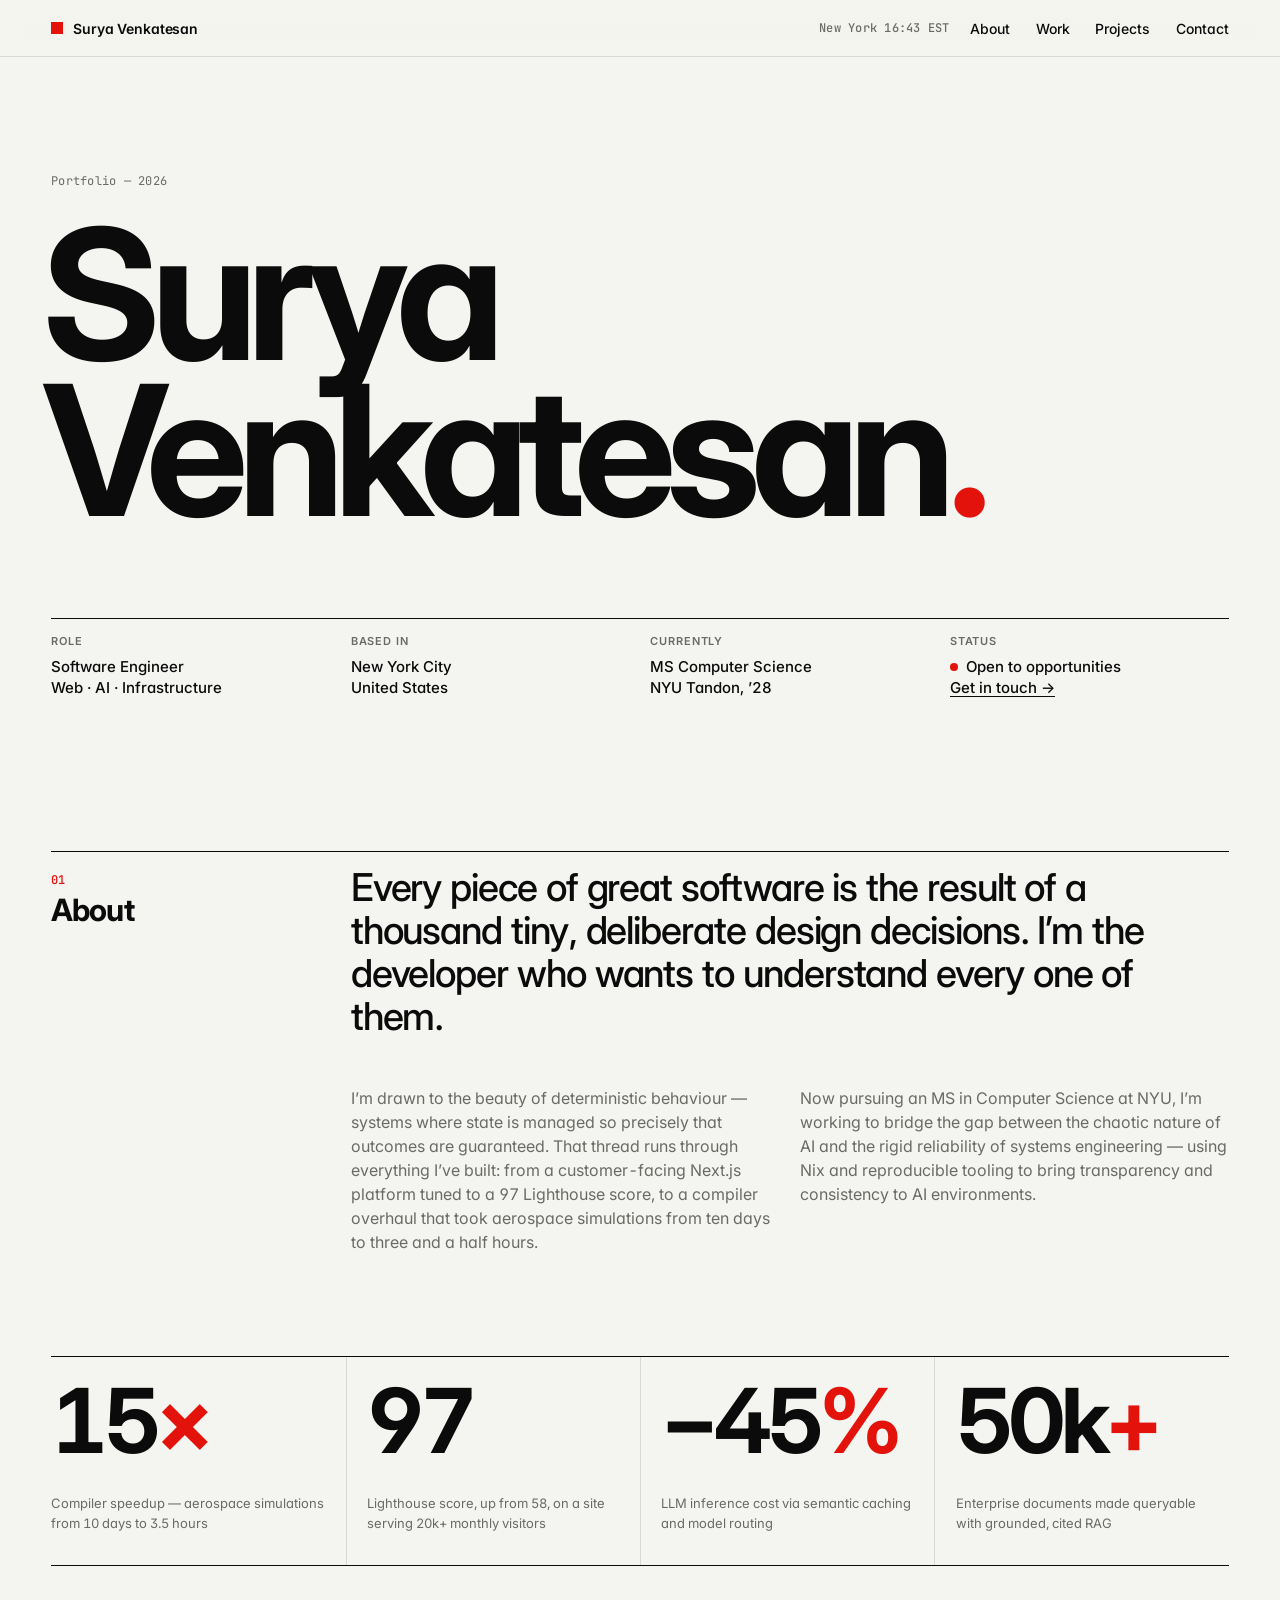
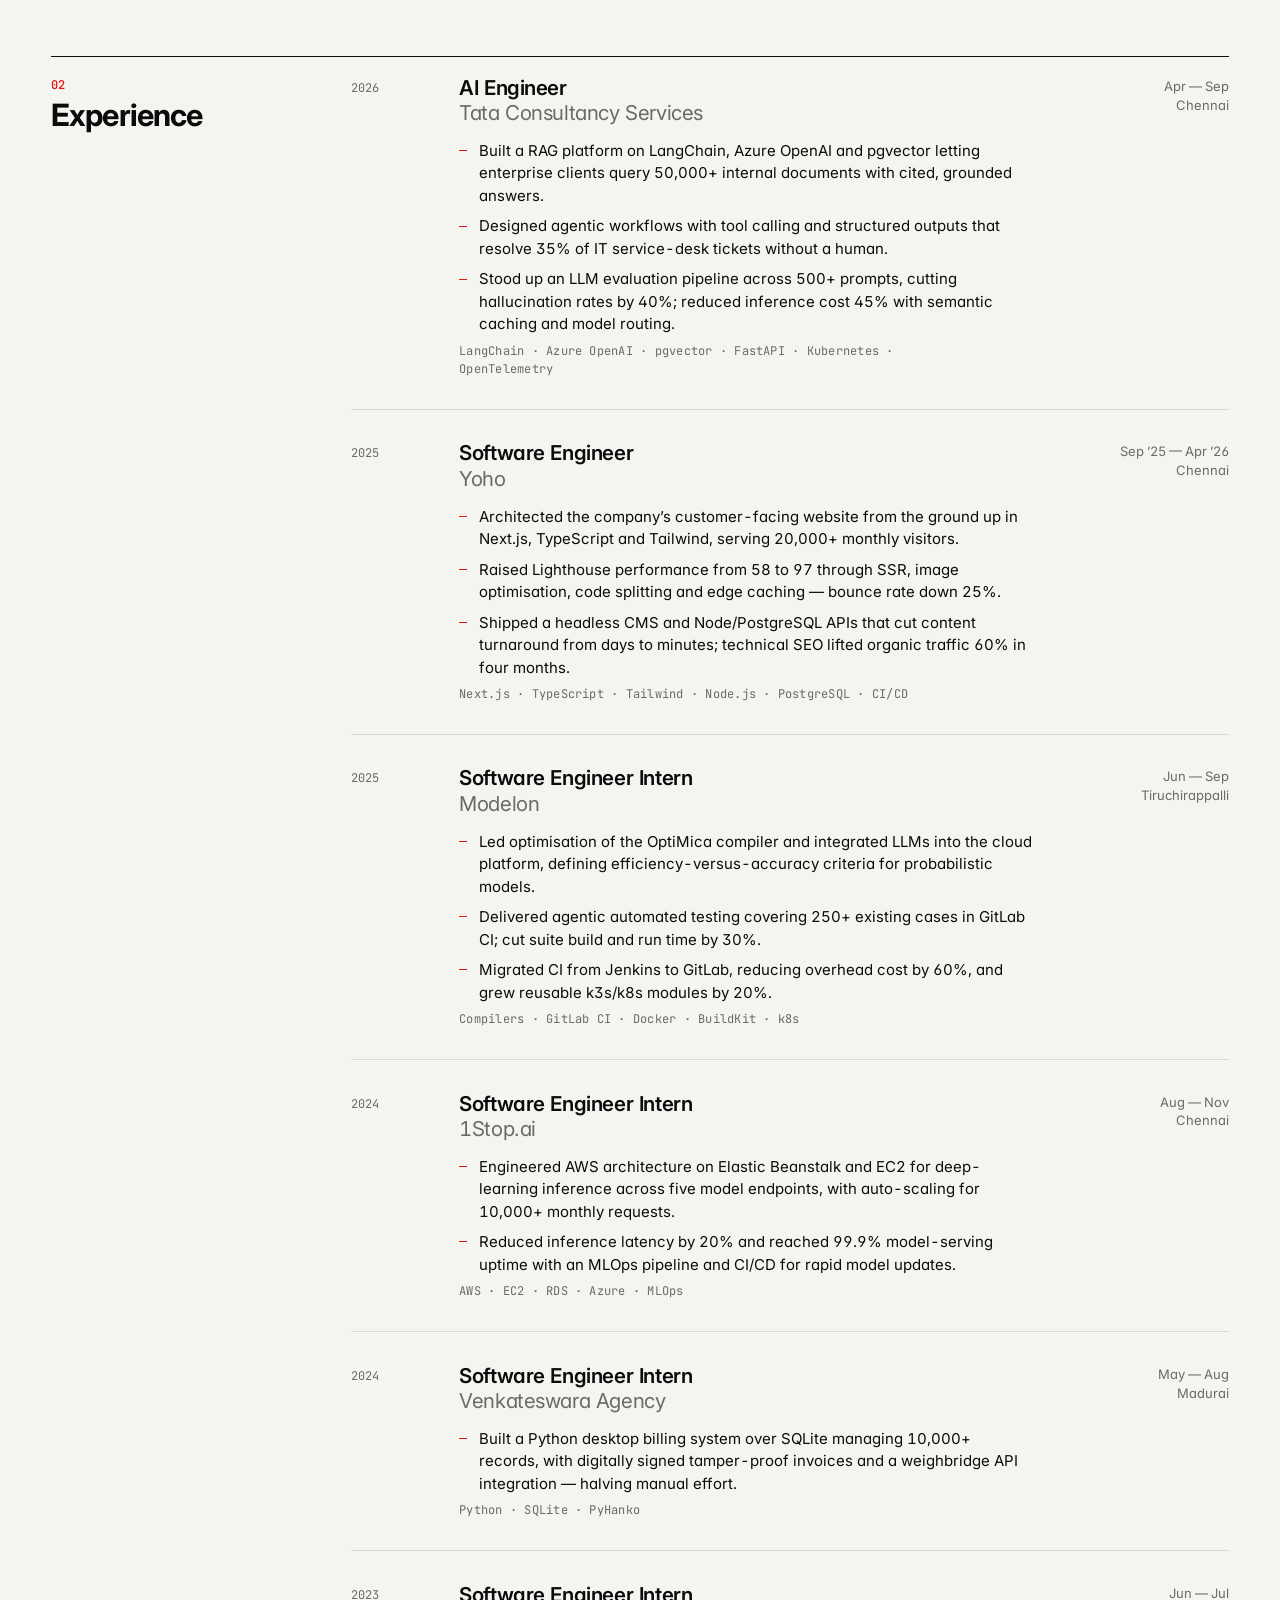
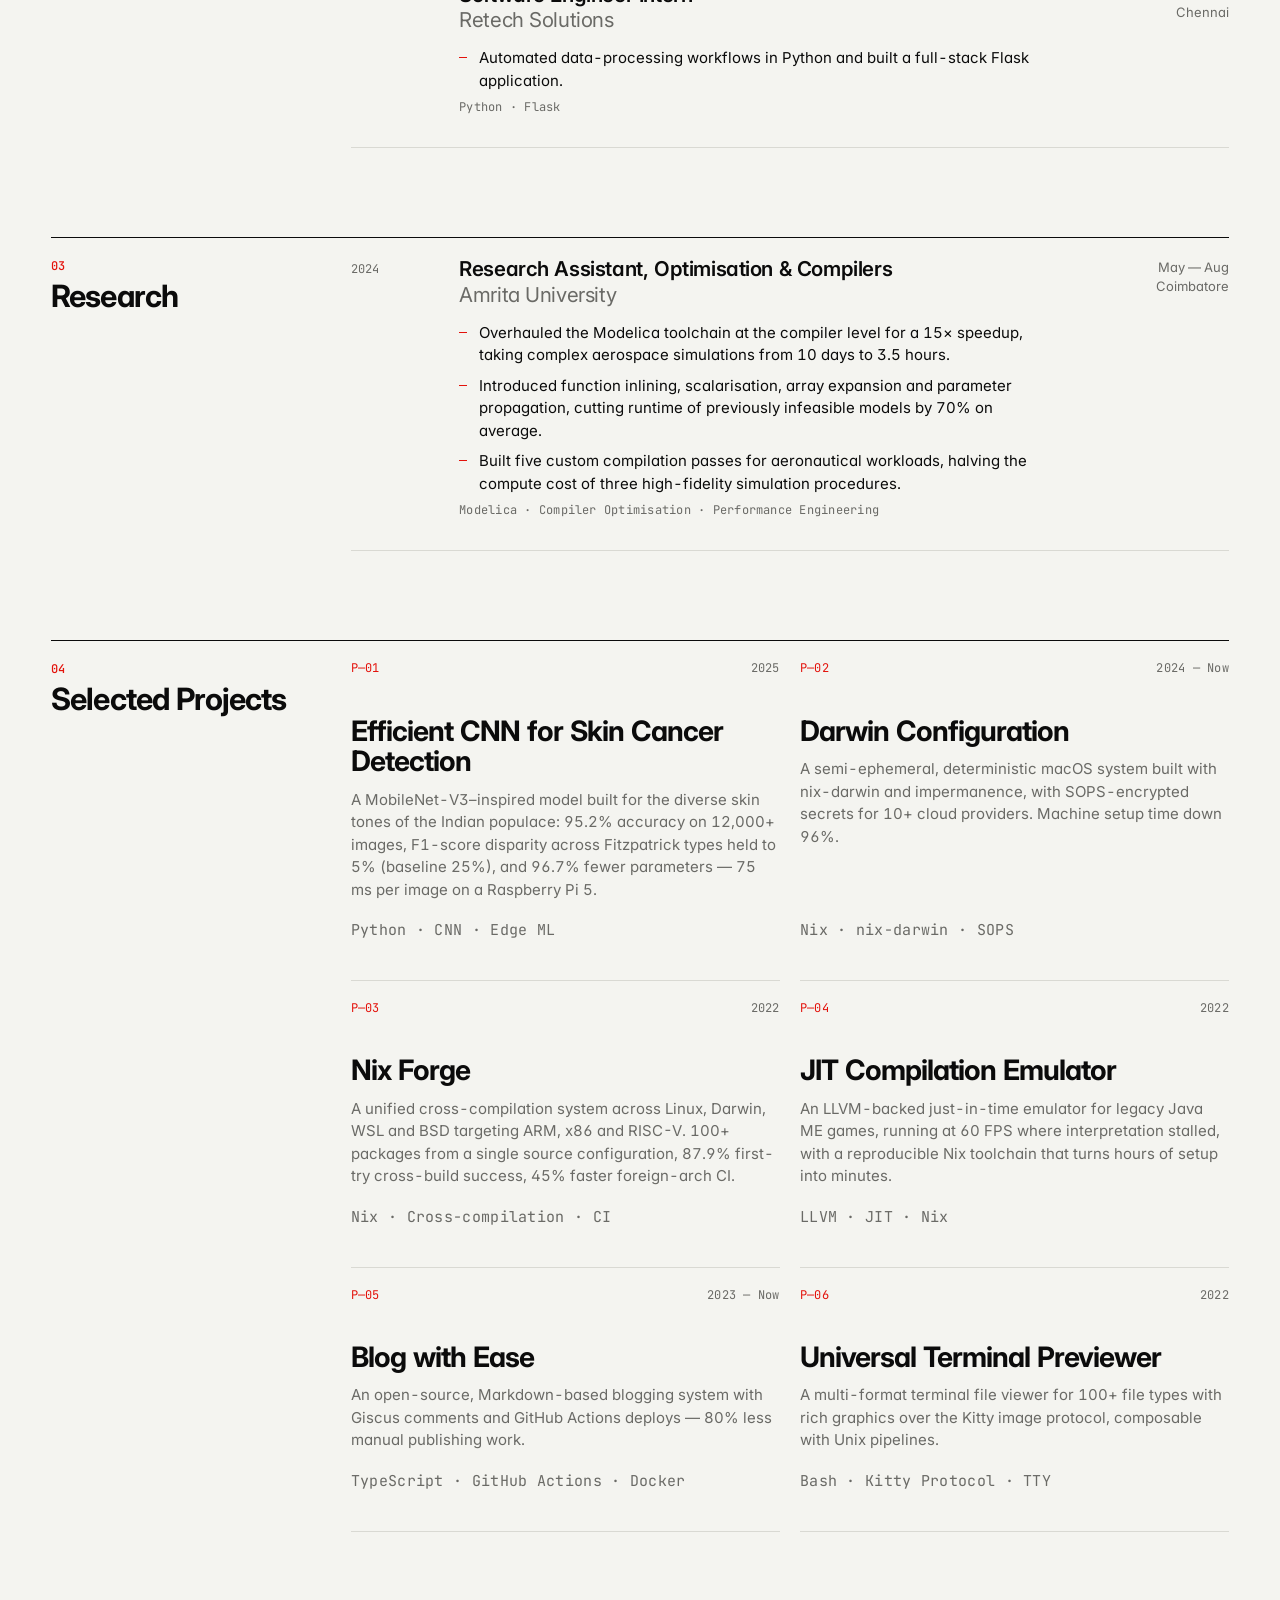
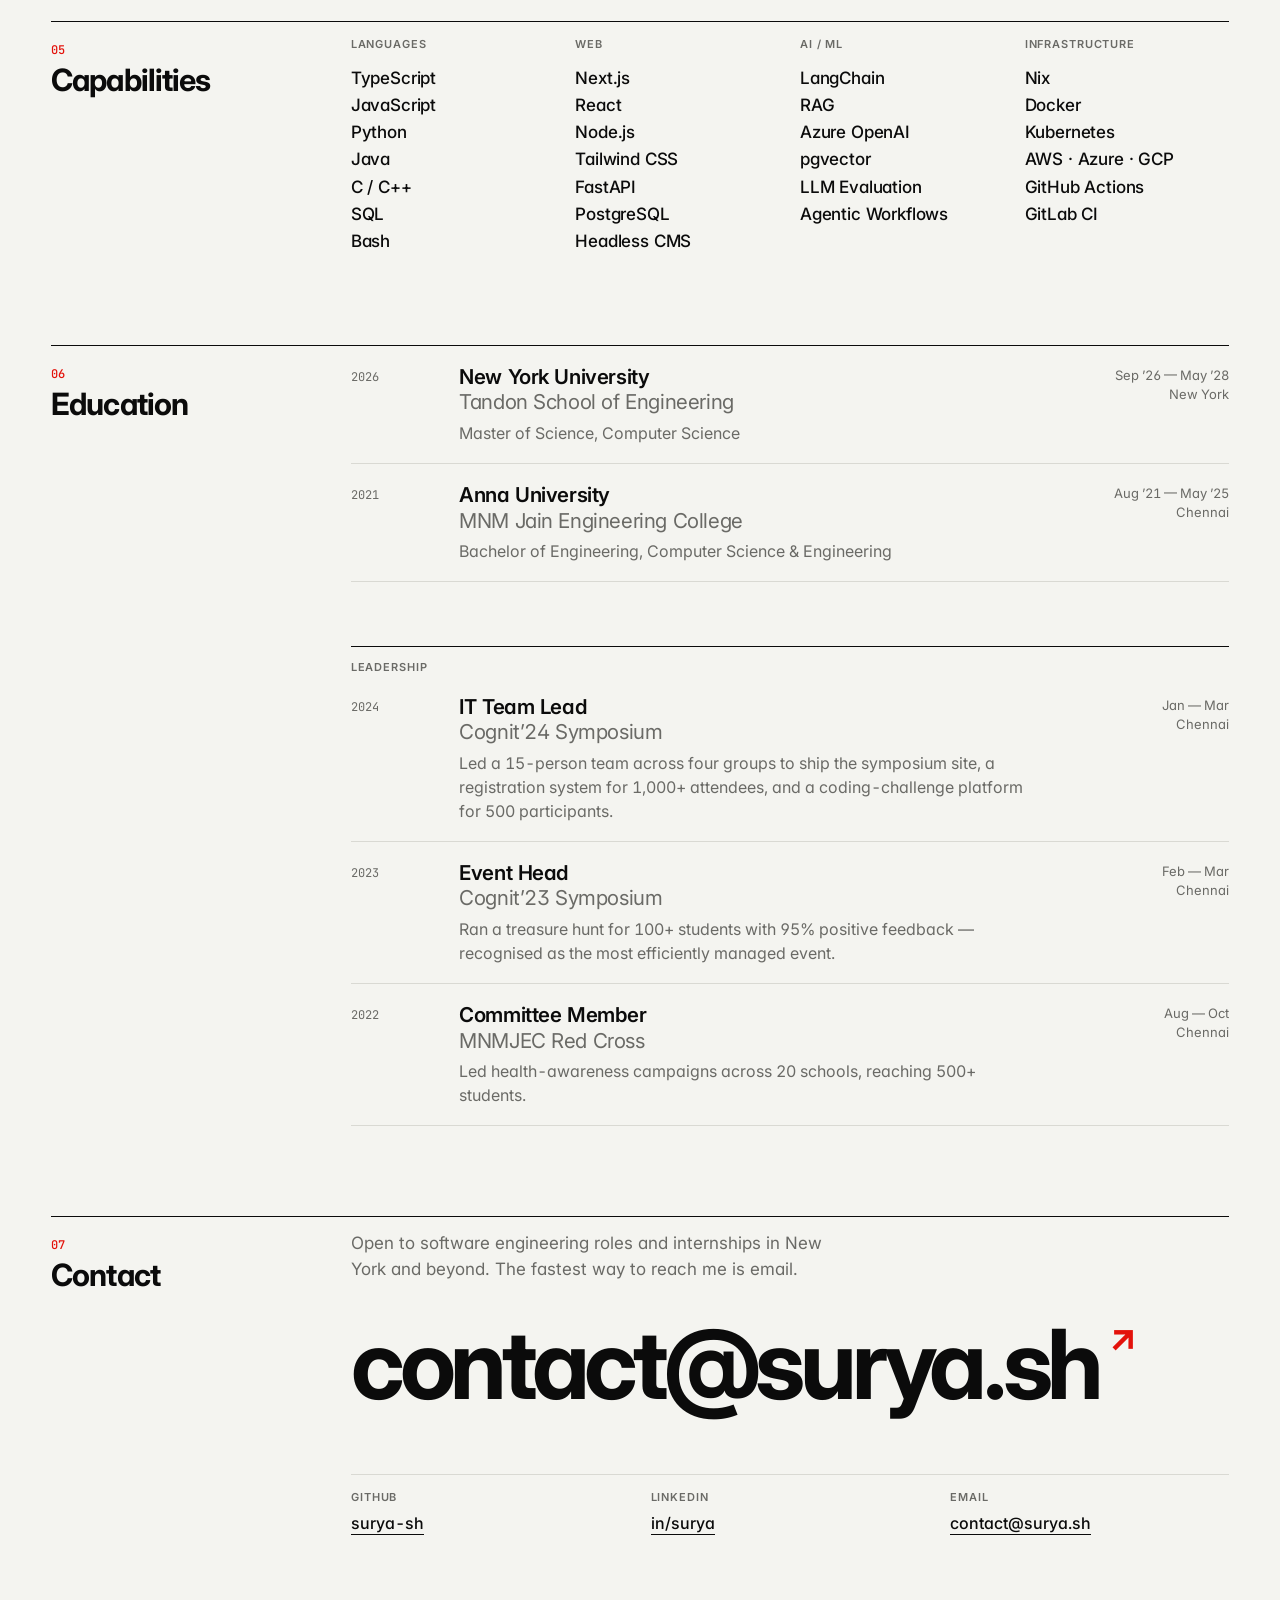
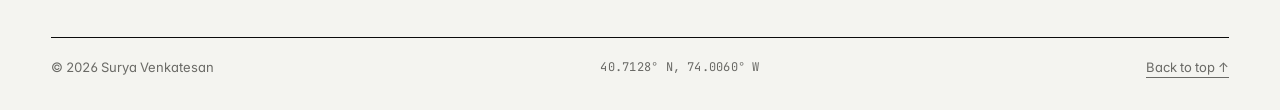
<file: index.html>
<!doctype html>
<html lang="en">
<head>
  <meta charset="utf-8">
  <meta name="viewport" content="width=device-width, initial-scale=1">
  <title>Surya Venkatesan — Software Engineer, New York</title>
  <meta name="description" content="Surya Venkatesan is a software engineer in New York City building web platforms, AI systems, and deterministic infrastructure. MS Computer Science at NYU Tandon.">
  <meta name="author" content="Surya Venkatesan">
  <link rel="canonical" href="https://surya.sh/">
  <meta name="theme-color" content="#f4f4f0" media="(prefers-color-scheme: light)">
  <meta name="theme-color" content="#0c0c0c" media="(prefers-color-scheme: dark)">
  <meta name="color-scheme" content="light dark">

  <meta property="og:type" content="profile">
  <meta property="og:url" content="https://surya.sh/">
  <meta property="og:title" content="Surya Venkatesan — Software Engineer, New York">
  <meta property="og:description" content="Web platforms, AI systems, and deterministic infrastructure. MS CS at NYU Tandon.">
  <meta name="twitter:card" content="summary">

  <link rel="icon" href="favicon.svg" type="image/svg+xml">
  <link rel="preconnect" href="https://fonts.googleapis.com">
  <link rel="preconnect" href="https://fonts.gstatic.com" crossorigin>
  <link href="https://fonts.googleapis.com/css2?family=Inter:wght@400;500;600;700&family=JetBrains+Mono:wght@400;500&display=swap" rel="stylesheet">
  <link rel="stylesheet" href="styles.css">

  <script type="application/ld+json">
  {
    "@context": "https://schema.org",
    "@type": "Person",
    "name": "Surya Venkatesan",
    "url": "https://surya.sh",
    "email": "mailto:contact@surya.sh",
    "jobTitle": "Software Engineer",
    "address": { "@type": "PostalAddress", "addressLocality": "New York", "addressRegion": "NY", "addressCountry": "US" },
    "alumniOf": [
      { "@type": "CollegeOrUniversity", "name": "New York University Tandon School of Engineering" },
      { "@type": "CollegeOrUniversity", "name": "Anna University" }
    ],
    "sameAs": ["https://github.com/surya-sh", "https://www.linkedin.com/in/sur%D1%83a/"]
  }
  </script>
</head>
<body>
  <a class="skip" href="#main">Skip to content</a>

  <header class="bar">
    <div class="wrap bar__inner">
      <a class="bar__mark" href="#top" aria-label="Surya Venkatesan, back to top">
        <span class="square" aria-hidden="true"></span>Surya Venkatesan
      </a>
      <span class="bar__clock mono" aria-live="off">New York <time id="clock">—</time></span>
      <nav class="bar__nav" aria-label="Primary">
        <a href="#about">About</a>
        <a href="#experience">Work</a>
        <a href="#projects">Projects</a>
        <a href="#contact">Contact</a>
      </nav>
    </div>
  </header>

  <main id="main">
    <!-- Hero -->
    <section class="hero wrap" id="top">
      <p class="hero__kicker mono">Portfolio — 2026</p>
      <h1 class="hero__name">Surya<br>Venkatesan<span class="dot" aria-hidden="true">.</span></h1>

      <div class="grid hero__meta">
        <div class="cell">
          <span class="label">Role</span>
          <p>Software Engineer<br>Web · AI · Infrastructure</p>
        </div>
        <div class="cell">
          <span class="label">Based in</span>
          <p>New York City<br>United States</p>
        </div>
        <div class="cell">
          <span class="label">Currently</span>
          <p>MS Computer Science<br>NYU Tandon, ’28</p>
        </div>
        <div class="cell">
          <span class="label">Status</span>
          <p><span class="live" aria-hidden="true"></span>Open to opportunities<br><a href="#contact" class="u">Get in touch →</a></p>
        </div>
      </div>
    </section>

    <!-- 01 About -->
    <section class="sec wrap" id="about" aria-labelledby="about-h">
      <div class="grid">
        <header class="sec__head">
          <span class="sec__num mono">01</span>
          <h2 id="about-h">About</h2>
        </header>
        <div class="sec__body">
          <p class="lede">Every piece of great software is the result of a thousand tiny, deliberate design decisions. I’m the developer who wants to understand every one of them.</p>
          <div class="cols-2 prose">
            <p>I’m drawn to the beauty of deterministic behaviour — systems where state is managed so precisely that outcomes are guaranteed. That thread runs through everything I’ve built: from a customer-facing Next.js platform tuned to a 97 Lighthouse score, to a compiler overhaul that took aerospace simulations from ten days to three and a half hours.</p>
            <p>Now pursuing an MS in Computer Science at NYU, I’m working to bridge the gap between the chaotic nature of AI and the rigid reliability of systems engineering — using Nix and reproducible tooling to bring transparency and consistency to AI environments.</p>
          </div>
        </div>
      </div>
    </section>

    <!-- Figures -->
    <section class="figures wrap" aria-label="Selected results">
      <div class="figures__grid">
        <figure>
          <span class="fig">15<em>×</em></span>
          <figcaption>Compiler speedup — aerospace simulations from 10 days to 3.5 hours</figcaption>
        </figure>
        <figure>
          <span class="fig">97</span>
          <figcaption>Lighthouse score, up from 58, on a site serving 20k+ monthly visitors</figcaption>
        </figure>
        <figure>
          <span class="fig">−45<em>%</em></span>
          <figcaption>LLM inference cost via semantic caching and model routing</figcaption>
        </figure>
        <figure>
          <span class="fig">50k<em>+</em></span>
          <figcaption>Enterprise documents made queryable with grounded, cited RAG</figcaption>
        </figure>
      </div>
    </section>

    <!-- 02 Experience -->
    <section class="sec wrap" id="experience" aria-labelledby="exp-h">
      <div class="grid">
        <header class="sec__head">
          <span class="sec__num mono">02</span>
          <h2 id="exp-h">Experience</h2>
        </header>
        <div class="sec__body">
          <ol class="list">
            <li class="row">
              <span class="row__date mono">2026</span>
              <div class="row__main">
                <h3>AI Engineer <span class="at">Tata Consultancy Services</span></h3>
                <ul class="points">
                  <li>Built a RAG platform on LangChain, Azure OpenAI and pgvector letting enterprise clients query 50,000+ internal documents with cited, grounded answers.</li>
                  <li>Designed agentic workflows with tool calling and structured outputs that resolve 35% of IT service-desk tickets without a human.</li>
                  <li>Stood up an LLM evaluation pipeline across 500+ prompts, cutting hallucination rates by 40%; reduced inference cost 45% with semantic caching and model routing.</li>
                </ul>
                <p class="tags mono">LangChain · Azure OpenAI · pgvector · FastAPI · Kubernetes · OpenTelemetry</p>
              </div>
              <span class="row__meta">Apr — Sep<br>Chennai</span>
            </li>

            <li class="row">
              <span class="row__date mono">2025</span>
              <div class="row__main">
                <h3>Software Engineer <span class="at">Yoho</span></h3>
                <ul class="points">
                  <li>Architected the company’s customer-facing website from the ground up in Next.js, TypeScript and Tailwind, serving 20,000+ monthly visitors.</li>
                  <li>Raised Lighthouse performance from 58 to 97 through SSR, image optimisation, code splitting and edge caching — bounce rate down 25%.</li>
                  <li>Shipped a headless CMS and Node/PostgreSQL APIs that cut content turnaround from days to minutes; technical SEO lifted organic traffic 60% in four months.</li>
                </ul>
                <p class="tags mono">Next.js · TypeScript · Tailwind · Node.js · PostgreSQL · CI/CD</p>
              </div>
              <span class="row__meta">Sep ’25 — Apr ’26<br>Chennai</span>
            </li>

            <li class="row">
              <span class="row__date mono">2025</span>
              <div class="row__main">
                <h3>Software Engineer Intern <span class="at">Modelon</span></h3>
                <ul class="points">
                  <li>Led optimisation of the OptiMica compiler and integrated LLMs into the cloud platform, defining efficiency-versus-accuracy criteria for probabilistic models.</li>
                  <li>Delivered agentic automated testing covering 250+ existing cases in GitLab CI; cut suite build and run time by 30%.</li>
                  <li>Migrated CI from Jenkins to GitLab, reducing overhead cost by 60%, and grew reusable k3s/k8s modules by 20%.</li>
                </ul>
                <p class="tags mono">Compilers · GitLab CI · Docker · BuildKit · k8s</p>
              </div>
              <span class="row__meta">Jun — Sep<br>Tiruchirappalli</span>
            </li>

            <li class="row">
              <span class="row__date mono">2024</span>
              <div class="row__main">
                <h3>Software Engineer Intern <span class="at">1Stop.ai</span></h3>
                <ul class="points">
                  <li>Engineered AWS architecture on Elastic Beanstalk and EC2 for deep-learning inference across five model endpoints, with auto-scaling for 10,000+ monthly requests.</li>
                  <li>Reduced inference latency by 20% and reached 99.9% model-serving uptime with an MLOps pipeline and CI/CD for rapid model updates.</li>
                </ul>
                <p class="tags mono">AWS · EC2 · RDS · Azure · MLOps</p>
              </div>
              <span class="row__meta">Aug — Nov<br>Chennai</span>
            </li>

            <li class="row">
              <span class="row__date mono">2024</span>
              <div class="row__main">
                <h3>Software Engineer Intern <span class="at">Venkateswara Agency</span></h3>
                <ul class="points">
                  <li>Built a Python desktop billing system over SQLite managing 10,000+ records, with digitally signed tamper-proof invoices and a weighbridge API integration — halving manual effort.</li>
                </ul>
                <p class="tags mono">Python · SQLite · PyHanko</p>
              </div>
              <span class="row__meta">May — Aug<br>Madurai</span>
            </li>

            <li class="row">
              <span class="row__date mono">2023</span>
              <div class="row__main">
                <h3>Software Engineer Intern <span class="at">Retech Solutions</span></h3>
                <ul class="points">
                  <li>Automated data-processing workflows in Python and built a full-stack Flask application.</li>
                </ul>
                <p class="tags mono">Python · Flask</p>
              </div>
              <span class="row__meta">Jun — Jul<br>Chennai</span>
            </li>
          </ol>
        </div>
      </div>
    </section>

    <!-- 03 Research -->
    <section class="sec wrap" id="research" aria-labelledby="res-h">
      <div class="grid">
        <header class="sec__head">
          <span class="sec__num mono">03</span>
          <h2 id="res-h">Research</h2>
        </header>
        <div class="sec__body">
          <ol class="list">
            <li class="row">
              <span class="row__date mono">2024</span>
              <div class="row__main">
                <h3>Research Assistant, Optimisation &amp; Compilers <span class="at">Amrita University</span></h3>
                <ul class="points">
                  <li>Overhauled the Modelica toolchain at the compiler level for a 15× speedup, taking complex aerospace simulations from 10 days to 3.5 hours.</li>
                  <li>Introduced function inlining, scalarisation, array expansion and parameter propagation, cutting runtime of previously infeasible models by 70% on average.</li>
                  <li>Built five custom compilation passes for aeronautical workloads, halving the compute cost of three high-fidelity simulation procedures.</li>
                </ul>
                <p class="tags mono">Modelica · Compiler Optimisation · Performance Engineering</p>
              </div>
              <span class="row__meta">May — Aug<br>Coimbatore</span>
            </li>
          </ol>
        </div>
      </div>
    </section>

    <!-- 04 Projects -->
    <section class="sec wrap" id="projects" aria-labelledby="proj-h">
      <div class="grid">
        <header class="sec__head">
          <span class="sec__num mono">04</span>
          <h2 id="proj-h">Selected Projects</h2>
        </header>
        <div class="sec__body">
          <div class="cards">
            <article class="card">
              <div class="card__top mono"><span>P—01</span><span>2025</span></div>
              <h3>Efficient CNN for Skin Cancer Detection</h3>
              <p>A MobileNet-V3–inspired model built for the diverse skin tones of the Indian populace: 95.2% accuracy on 12,000+ images, F1-score disparity across Fitzpatrick types held to 5% (baseline 25%), and 96.7% fewer parameters — 75 ms per image on a Raspberry Pi 5.</p>
              <p class="tags mono">Python · CNN · Edge ML</p>
            </article>

            <article class="card">
              <div class="card__top mono"><span>P—02</span><span>2024 — Now</span></div>
              <h3>Darwin Configuration</h3>
              <p>A semi-ephemeral, deterministic macOS system built with nix-darwin and impermanence, with SOPS-encrypted secrets for 10+ cloud providers. Machine setup time down 96%.</p>
              <p class="tags mono">Nix · nix-darwin · SOPS</p>
            </article>

            <article class="card">
              <div class="card__top mono"><span>P—03</span><span>2022</span></div>
              <h3>Nix Forge</h3>
              <p>A unified cross-compilation system across Linux, Darwin, WSL and BSD targeting ARM, x86 and RISC-V. 100+ packages from a single source configuration, 87.9% first-try cross-build success, 45% faster foreign-arch CI.</p>
              <p class="tags mono">Nix · Cross-compilation · CI</p>
            </article>

            <article class="card">
              <div class="card__top mono"><span>P—04</span><span>2022</span></div>
              <h3>JIT Compilation Emulator</h3>
              <p>An LLVM-backed just-in-time emulator for legacy Java ME games, running at 60 FPS where interpretation stalled, with a reproducible Nix toolchain that turns hours of setup into minutes.</p>
              <p class="tags mono">LLVM · JIT · Nix</p>
            </article>

            <article class="card">
              <div class="card__top mono"><span>P—05</span><span>2023 — Now</span></div>
              <h3>Blog with Ease</h3>
              <p>An open-source, Markdown-based blogging system with Giscus comments and GitHub Actions deploys — 80% less manual publishing work.</p>
              <p class="tags mono">TypeScript · GitHub Actions · Docker</p>
            </article>

            <article class="card">
              <div class="card__top mono"><span>P—06</span><span>2022</span></div>
              <h3>Universal Terminal Previewer</h3>
              <p>A multi-format terminal file viewer for 100+ file types with rich graphics over the Kitty image protocol, composable with Unix pipelines.</p>
              <p class="tags mono">Bash · Kitty Protocol · TTY</p>
            </article>
          </div>
        </div>
      </div>
    </section>

    <!-- 05 Capabilities -->
    <section class="sec wrap" id="skills" aria-labelledby="skills-h">
      <div class="grid">
        <header class="sec__head">
          <span class="sec__num mono">05</span>
          <h2 id="skills-h">Capabilities</h2>
        </header>
        <div class="sec__body">
          <dl class="skills">
            <div>
              <dt class="label">Languages</dt>
              <dd>TypeScript<br>JavaScript<br>Python<br>Java<br>C / C++<br>SQL<br>Bash</dd>
            </div>
            <div>
              <dt class="label">Web</dt>
              <dd>Next.js<br>React<br>Node.js<br>Tailwind CSS<br>FastAPI<br>PostgreSQL<br>Headless CMS</dd>
            </div>
            <div>
              <dt class="label">AI / ML</dt>
              <dd>LangChain<br>RAG<br>Azure OpenAI<br>pgvector<br>LLM Evaluation<br>Agentic Workflows</dd>
            </div>
            <div>
              <dt class="label">Infrastructure</dt>
              <dd>Nix<br>Docker<br>Kubernetes<br>AWS · Azure · GCP<br>GitHub Actions<br>GitLab CI</dd>
            </div>
          </dl>
        </div>
      </div>
    </section>

    <!-- 06 Education & Leadership -->
    <section class="sec wrap" id="education" aria-labelledby="edu-h">
      <div class="grid">
        <header class="sec__head">
          <span class="sec__num mono">06</span>
          <h2 id="edu-h">Education</h2>
        </header>
        <div class="sec__body">
          <ol class="list list--compact">
            <li class="row">
              <span class="row__date mono">2026</span>
              <div class="row__main">
                <h3>New York University <span class="at">Tandon School of Engineering</span></h3>
                <p>Master of Science, Computer Science</p>
              </div>
              <span class="row__meta">Sep ’26 — May ’28<br>New York</span>
            </li>
            <li class="row">
              <span class="row__date mono">2021</span>
              <div class="row__main">
                <h3>Anna University <span class="at">MNM Jain Engineering College</span></h3>
                <p>Bachelor of Engineering, Computer Science &amp; Engineering</p>
              </div>
              <span class="row__meta">Aug ’21 — May ’25<br>Chennai</span>
            </li>
          </ol>

          <h3 class="sub label">Leadership</h3>
          <ol class="list list--compact">
            <li class="row">
              <span class="row__date mono">2024</span>
              <div class="row__main">
                <h3>IT Team Lead <span class="at">Cognit’24 Symposium</span></h3>
                <p>Led a 15-person team across four groups to ship the symposium site, a registration system for 1,000+ attendees, and a coding-challenge platform for 500 participants.</p>
              </div>
              <span class="row__meta">Jan — Mar<br>Chennai</span>
            </li>
            <li class="row">
              <span class="row__date mono">2023</span>
              <div class="row__main">
                <h3>Event Head <span class="at">Cognit’23 Symposium</span></h3>
                <p>Ran a treasure hunt for 100+ students with 95% positive feedback — recognised as the most efficiently managed event.</p>
              </div>
              <span class="row__meta">Feb — Mar<br>Chennai</span>
            </li>
            <li class="row">
              <span class="row__date mono">2022</span>
              <div class="row__main">
                <h3>Committee Member <span class="at">MNMJEC Red Cross</span></h3>
                <p>Led health-awareness campaigns across 20 schools, reaching 500+ students.</p>
              </div>
              <span class="row__meta">Aug — Oct<br>Chennai</span>
            </li>
          </ol>
        </div>
      </div>
    </section>

    <!-- 07 Contact -->
    <section class="sec sec--contact wrap" id="contact" aria-labelledby="contact-h">
      <div class="grid">
        <header class="sec__head">
          <span class="sec__num mono">07</span>
          <h2 id="contact-h">Contact</h2>
        </header>
        <div class="sec__body">
          <p class="contact__intro">Open to software engineering roles and internships in New York and beyond. The fastest way to reach me is email.</p>
          <a class="contact__mail" href="mailto:contact@surya.sh">contact@surya.sh<span aria-hidden="true">↗</span></a>
          <ul class="contact__links">
            <li><span class="label">GitHub</span><a class="u" href="https://github.com/surya-sh" rel="me">surya-sh</a></li>
            <li><span class="label">LinkedIn</span><a class="u" href="https://www.linkedin.com/in/sur%D1%83a/" rel="me">in/surуa</a></li>
            <li><span class="label">Email</span><a class="u" href="mailto:contact@surya.sh">contact@surya.sh</a></li>
          </ul>
        </div>
      </div>
    </section>
  </main>

  <footer class="wrap">
    <div class="foot">
      <span>© <span id="year">2026</span> Surya Venkatesan</span>
      <span class="mono">40.7128° N, 74.0060° W</span>
      <a href="#top" class="u">Back to top ↑</a>
    </div>
  </footer>

  <script>
    (function () {
      var el = document.getElementById('clock');
      var fmt = new Intl.DateTimeFormat('en-US', {
        timeZone: 'America/New_York', hour: '2-digit', minute: '2-digit', hour12: false, timeZoneName: 'short'
      });
      function tick() { el.textContent = fmt.format(new Date()); }
      tick();
      setInterval(tick, 15000);
      document.getElementById('year').textContent = new Date().getFullYear();
    })();
  </script>
</body>
</html>
</file>
<file: styles.css>
/* ==========================================================================
   surya.sh — International Typographic Style
   12-column grid · one typeface · one accent · hairline rules
   ========================================================================== */

:root {
  --bg: #f4f4f0;
  --fg: #0b0b0b;
  --muted: #6a6a66;
  --hair: #0b0b0b;
  --soft: #d9d9d3;
  --accent: #e3120b;

  --sans: "Inter", "Helvetica Neue", Helvetica, Arial, sans-serif;
  --mono: "JetBrains Mono", ui-monospace, SFMono-Regular, Menlo, monospace;

  --margin: clamp(16px, 4vw, 56px);
  --gutter: clamp(12px, 1.6vw, 24px);
  --max: 1440px;
  --bar-h: 56px;

  color-scheme: light dark;
}

@media (prefers-color-scheme: dark) {
  :root {
    --bg: #0c0c0c;
    --fg: #efefe9;
    --muted: #8d8d87;
    --hair: #efefe9;
    --soft: #2a2a28;
    --accent: #ff3b30;
  }
}

*, *::before, *::after { box-sizing: border-box; }

html {
  scroll-behavior: smooth;
  scroll-padding-top: calc(var(--bar-h) + 8px);
  -webkit-text-size-adjust: 100%;
}

body {
  margin: 0;
  background: var(--bg);
  color: var(--fg);
  font-family: var(--sans);
  font-size: 16px;
  line-height: 1.5;
  font-feature-settings: "ss01", "cv11", "tnum";
  -webkit-font-smoothing: antialiased;
  text-rendering: optimizeLegibility;
}

h1, h2, h3, p, ol, ul, dl, dd, figure { margin: 0; padding: 0; }
ol, ul { list-style: none; }
a { color: inherit; text-decoration: none; }
::selection { background: var(--accent); color: #fff; }

:focus-visible { outline: 2px solid var(--accent); outline-offset: 3px; }

.mono { font-family: var(--mono); font-size: 0.75rem; letter-spacing: 0.02em; }

.label {
  display: block;
  font-size: 0.6875rem;
  font-weight: 600;
  text-transform: uppercase;
  letter-spacing: 0.08em;
  color: var(--muted);
}

.u {
  background-image: linear-gradient(currentColor, currentColor);
  background-size: 100% 1px;
  background-position: 0 100%;
  background-repeat: no-repeat;
  transition: color .15s ease;
}
.u:hover { color: var(--accent); }

.skip {
  position: absolute; left: -9999px; top: 8px;
  background: var(--fg); color: var(--bg); padding: 8px 12px; z-index: 100;
}
.skip:focus { left: 8px; }

/* Layout ------------------------------------------------------------------ */

.wrap {
  width: 100%;
  max-width: var(--max);
  margin-inline: auto;
  padding-inline: var(--margin);
}

.grid {
  display: grid;
  grid-template-columns: repeat(12, minmax(0, 1fr));
  column-gap: var(--gutter);
}

/* Top bar ----------------------------------------------------------------- */

.bar {
  position: sticky; top: 0; z-index: 50;
  background: color-mix(in srgb, var(--bg) 88%, transparent);
  backdrop-filter: saturate(1.4) blur(10px);
  -webkit-backdrop-filter: saturate(1.4) blur(10px);
  border-bottom: 1px solid var(--soft);
}
.bar__inner {
  height: var(--bar-h);
  display: flex; align-items: center; gap: var(--gutter);
  font-size: 0.875rem; font-weight: 500;
}
.bar__mark { display: inline-flex; align-items: center; gap: 10px; font-weight: 600; letter-spacing: -0.01em; }
.square { width: 12px; height: 12px; background: var(--accent); display: inline-block; }
.bar__clock { color: var(--muted); margin-left: auto; }
.bar__nav { display: flex; gap: clamp(14px, 2vw, 28px); }
.bar__nav a { position: relative; }
.bar__nav a::after {
  content: ""; position: absolute; left: 0; right: 100%; bottom: -3px;
  height: 1px; background: currentColor; transition: right .2s ease;
}
.bar__nav a:hover::after { right: 0; }

@media (max-width: 720px) {
  .bar__clock { display: none; }
  .bar__nav { margin-left: auto; }
  .bar__mark { font-size: 0; gap: 0; }       /* keep just the red square on phones */
  .bar__mark .square { width: 14px; height: 14px; }
}

/* Hero -------------------------------------------------------------------- */

.hero { padding-top: clamp(40px, 9vw, 120px); padding-bottom: clamp(32px, 5vw, 64px); }

.hero__kicker { color: var(--muted); margin-bottom: clamp(16px, 2vw, 28px); }

.hero__name {
  font-size: clamp(3.25rem, 14.2vw, 13.5rem);
  font-weight: 700;
  line-height: 0.86;
  letter-spacing: -0.055em;
  margin-left: -0.05em;
}
.hero__name .dot { color: var(--accent); }

.hero__meta {
  margin-top: clamp(40px, 7vw, 96px);
  border-top: 1px solid var(--hair);
  padding-top: 14px;
  row-gap: 24px;
}
.hero__meta .cell { grid-column: span 3; }
.hero__meta p { font-size: 0.9375rem; font-weight: 500; margin-top: 6px; line-height: 1.4; }

.live {
  display: inline-block; width: 8px; height: 8px; border-radius: 50%;
  background: var(--accent); margin-right: 8px; vertical-align: 1px;
  animation: pulse 2.4s ease-in-out infinite;
}
@keyframes pulse { 50% { opacity: .25; } }

@media (max-width: 900px) { .hero__meta .cell { grid-column: span 6; } }

/* Sections ---------------------------------------------------------------- */

.sec { padding-block: clamp(48px, 7vw, 104px) 0; }
.sec > .grid { border-top: 1px solid var(--hair); padding-top: 14px; row-gap: 32px; }

.sec__head { grid-column: 1 / span 3; }
.sec__head h2 {
  font-size: clamp(1.5rem, 2.4vw, 2.25rem);
  font-weight: 700;
  letter-spacing: -0.03em;
  line-height: 1.05;
  margin-top: 4px;
}
.sec__num { color: var(--accent); font-weight: 500; }
@media (min-width: 901px) {
  .sec__head { position: sticky; top: calc(var(--bar-h) + 20px); align-self: start; }
}

.sec__body { grid-column: 4 / -1; }

@media (max-width: 900px) {
  .sec__head, .sec__body { grid-column: 1 / -1; }
}

.lede {
  font-size: clamp(1.5rem, 3vw, 2.625rem);
  font-weight: 500;
  line-height: 1.12;
  letter-spacing: -0.028em;
  max-width: 22em;
}

.cols-2 {
  display: grid;
  grid-template-columns: 1fr 1fr;
  gap: var(--gutter);
  margin-top: clamp(28px, 4vw, 48px);
}
@media (max-width: 720px) { .cols-2 { grid-template-columns: 1fr; gap: 16px; } }
.prose p { color: var(--muted); max-width: 38em; }

/* Figures ----------------------------------------------------------------- */

.figures { padding-top: clamp(56px, 8vw, 112px); }
.figures__grid {
  display: grid;
  grid-template-columns: repeat(4, 1fr);
  border-top: 1px solid var(--hair);
  border-bottom: 1px solid var(--hair);
}
.figures figure {
  padding: clamp(16px, 2vw, 24px) var(--gutter) clamp(20px, 2.5vw, 32px) 0;
  display: flex; flex-direction: column; justify-content: space-between; gap: 32px;
}
.figures figure + figure { border-left: 1px solid var(--soft); padding-left: var(--gutter); }
.fig {
  font-size: clamp(3rem, 7vw, 6.5rem);
  font-weight: 700;
  line-height: 0.9;
  letter-spacing: -0.06em;
}
.fig em { font-style: normal; color: var(--accent); }
.figures figcaption { font-size: 0.8125rem; color: var(--muted); max-width: 22em; }

@media (max-width: 900px) {
  .figures__grid { grid-template-columns: 1fr 1fr; }
  .figures figure:nth-child(3) { border-left: 0; padding-left: 0; }
  .figures figure:nth-child(n+3) { border-top: 1px solid var(--soft); }
}

/* Rows (experience, research, education) ---------------------------------- */

.row {
  display: grid;
  grid-template-columns: 5.5rem minmax(0, 1fr) 11rem;
  gap: var(--gutter);
  padding-block: clamp(20px, 2.4vw, 32px);
  border-bottom: 1px solid var(--soft);
}
.row:first-child { padding-top: 4px; }
.list--compact .row { padding-block: 18px; }
.list--compact .row:first-child { padding-top: 4px; }

.row__date { color: var(--muted); padding-top: 4px; }
.row__meta { font-size: 0.8125rem; color: var(--muted); text-align: right; line-height: 1.45; padding-top: 2px; }

.row h3 {
  font-size: clamp(1.125rem, 1.6vw, 1.375rem);
  font-weight: 600;
  letter-spacing: -0.02em;
  line-height: 1.25;
}
.row .at { display: block; font-weight: 400; color: var(--muted); }
.row__main > p { margin-top: 6px; color: var(--muted); max-width: 44em; }

.points { margin-top: 14px; display: grid; gap: 8px; max-width: 46em; }
.points li { position: relative; padding-left: 20px; font-size: 0.9375rem; }
.points li::before {
  content: ""; position: absolute; left: 0; top: 0.68em;
  width: 8px; height: 1px; background: var(--accent);
}

.tags { margin-top: 16px; color: var(--muted); }

.sub { margin-top: clamp(40px, 5vw, 64px); margin-bottom: 14px; padding-top: 12px; border-top: 1px solid var(--hair); }

@media (max-width: 720px) {
  .row { grid-template-columns: 1fr; gap: 6px; }
  .row__date { order: -2; padding: 0; }
  .row__meta { order: -1; text-align: left; }
  .row__meta { font-size: 0.75rem; }
}

/* Project cards ----------------------------------------------------------- */

.cards {
  display: grid;
  grid-template-columns: repeat(2, minmax(0, 1fr));
  gap: 0 var(--gutter);
}
.card {
  padding: 18px 0 clamp(28px, 3vw, 44px);
  border-bottom: 1px solid var(--soft);
  display: flex; flex-direction: column;
}
.card:nth-child(-n+2) { padding-top: 4px; }
.card__top { display: flex; justify-content: space-between; color: var(--muted); }
.card__top span:first-child { color: var(--accent); }
.card h3 {
  font-size: clamp(1.375rem, 2.2vw, 1.875rem);
  font-weight: 700;
  letter-spacing: -0.035em;
  line-height: 1.08;
  margin: clamp(20px, 3vw, 40px) 0 12px;
  max-width: 14em;
}
.card p { font-size: 0.9375rem; color: var(--muted); max-width: 36em; }
.card .tags { margin-top: auto; padding-top: 18px; }

@media (max-width: 720px) {
  .cards { grid-template-columns: 1fr; }
  .card:nth-child(2) { padding-top: 18px; }
}

/* Skills ------------------------------------------------------------------ */

.skills {
  display: grid;
  grid-template-columns: repeat(4, minmax(0, 1fr));
  gap: 32px var(--gutter);
}
.skills dd { margin-top: 12px; font-size: 1.0625rem; font-weight: 500; line-height: 1.6; letter-spacing: -0.01em; }
@media (max-width: 900px) { .skills { grid-template-columns: repeat(2, minmax(0, 1fr)); } }

/* Contact ----------------------------------------------------------------- */

.sec--contact { padding-bottom: clamp(56px, 8vw, 120px); }
.contact__intro { color: var(--muted); max-width: 30em; font-size: 1.0625rem; }
.contact__mail {
  display: inline-flex; align-items: flex-start; gap: 0.1em;
  margin-top: clamp(20px, 3vw, 36px);
  font-size: clamp(1.75rem, 11cqi, 8rem);   /* sized to the column so the address stays on one line */
  font-weight: 700;
  letter-spacing: -0.055em;
  line-height: 0.95;
  transition: color .2s ease;
  white-space: nowrap;
}
.sec--contact .sec__body { container-type: inline-size; }
.contact__mail span { font-size: 0.4em; color: var(--accent); transition: transform .2s ease; }
.contact__mail:hover { color: var(--accent); }
.contact__mail:hover span { transform: translate(4px, -4px); }

.contact__links {
  margin-top: clamp(40px, 5vw, 64px);
  display: grid; grid-template-columns: repeat(3, minmax(0, 1fr));
  gap: var(--gutter);
  border-top: 1px solid var(--soft);
  padding-top: 14px;
}
.contact__links li { display: grid; gap: 6px; font-weight: 500; }
.contact__links a { justify-self: start; }
@media (max-width: 720px) { .contact__links { grid-template-columns: 1fr; gap: 16px; } }

/* Footer ------------------------------------------------------------------ */

.foot {
  display: flex; flex-wrap: wrap; gap: 12px 24px; justify-content: space-between;
  padding-block: 20px 32px;
  border-top: 1px solid var(--hair);
  font-size: 0.8125rem;
  color: var(--muted);
}
.foot .mono { font-size: 0.75rem; }

/* Motion ------------------------------------------------------------------ */

@media (prefers-reduced-motion: reduce) {
  html { scroll-behavior: auto; }
  *, *::before, *::after { animation: none !important; transition: none !important; }
}

@media print {
  .bar, .skip { display: none; }
  body { background: #fff; color: #000; }
}
</file>
